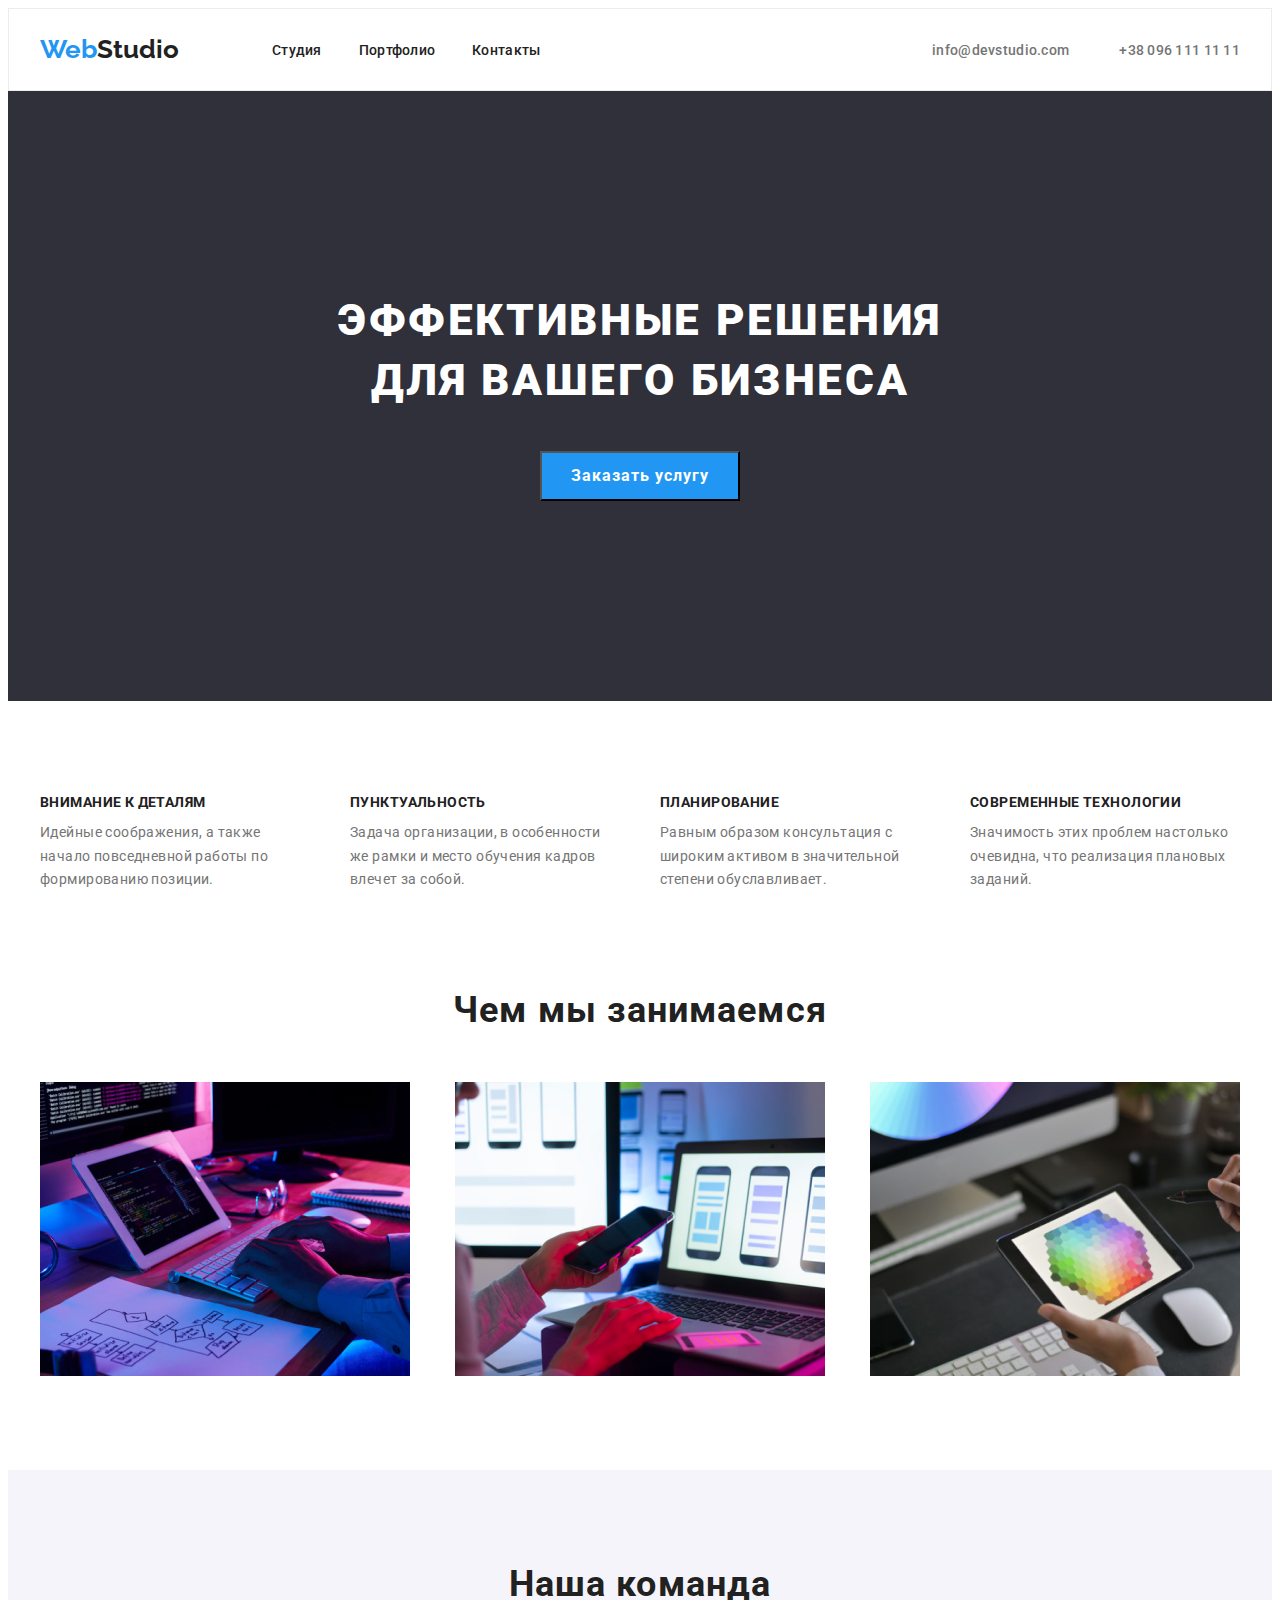
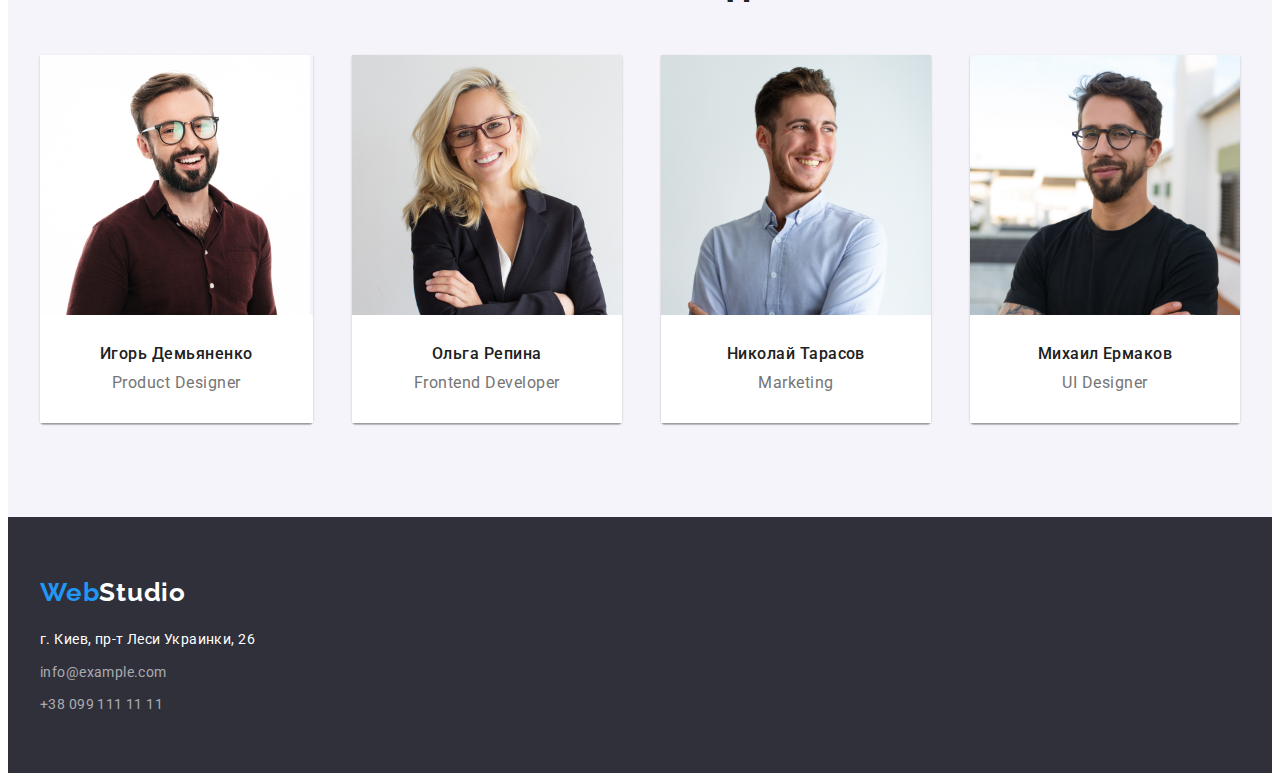
<file: index.html>
<!DOCTYPE html>
<html lang="ru">
<head>
    <meta charset="UTF-8">
    <meta http-equiv="X-UA-Compatible" content="IE=edge">
    <meta name="viewport" content="width=device-width, initial-scale=1.0">
    <title>WebStudio</title>
    <link rel="stylesheet" href="https://github.com/sindresorhus/modern-normalize/blob/main/modern-normalize.css">
    <link rel="preconnect" href="https://fonts.googleapis.com">
    <link rel="preconnect" href="https://fonts.gstatic.com" crossorigin>
    <link href="https://fonts.googleapis.com/css2?family=Raleway:wght@700&family=Roboto:wght@400;500;700;900&display=swap" rel="stylesheet">
    <link href="https://fonts.googleapis.com/css2?family=Raleway:wght@700&display=swap" rel="stylesheet">
    <link rel="stylesheet" href="style.css">

</head>
<body>
    <header class="header">
        <div class="conteiner header-conteiner">
        <nav class="heder-nav">
        <a href="index.html" class="header-logo link" lang="en">Web<span class="header-studio">Studio</span></a>
        <ul class="list header-list">
            <li class="header-item"><a href="index.html" class="header-link link">Студия</a></li>
            <li class="header-item"><a href="portfolio.html" class="header-link link">Портфолио</a></li>
            <li class="header-item"><a href="" class="header-link link">Контакты</a></li>
        </ul>
        </nav>
        <ul class="header-address list">
            <li class="header-address-item"><a href="mailto:info@devstudio.com" class="header-contacts link">info@devstudio.com</a></li>
            <li class="header-address-item"><a href="tel:+380961111111" class="header-contacts link">+38 096 111 11 11</a></li>
        </ul>
        </div>  
    </header>
    <main>
        <section class="hero">
            <div class="hero-conteiner conteiner">
                <h1 class="hero-title">Эффективные решения<br> для вашего бизнеса</h1>
                <div class="hero-btn-position">
                <button type="button" class="hero-btn">Заказать услугу</button>
              </div>
            </div>
        </section>
        <section class="about section">
            <div  class="about-conteiner conteiner">
            <h2 class="about-title">Пусто</h2>
            <ul class="about-list list">
                <li class="about-item">
                    <h3 class="about-third-title">Внимание к деталям</h3>
                    <p class="about-text">Идейные соображения, а также начало повседневной работы по формированию позиции.</p>
                </li>
                <li class="about-item">
                    <h3 class="about-third-title">Пунктуальность</h3>
                    <p class="about-text">Задача организации, в особенности же рамки и место обучения кадров влечет за собой.</p>
                </li>
                <li class="about-item">
                    <h3 class="about-third-title">Планирование</h3>
                    <p class="about-text">Равным образом консультация с широким активом в значительной степени обуславливает.</p>
                </li>
                <li class="about-item">
                    <h3 class="about-third-title">Современные технологии</h3>
                    <p class="about-text">Значимость этих проблем настолько очевидна, что реализация плановых заданий.</p>
                </li>
            </ul>
            </div>
        </section>

        <section class="reasons section">
            <div class="reasons-conteiner conteiner">
                <h2 class="reasons-title">Чем мы занимаемся</h2>
                <ul class="reasons-list list">
                    <li class="reasons-item">
                        <img src="images/koding.jpg" alt="пишем код" width="370" height="294">
                    </li>
                    <li class="reasons-item">
                        <img src="images/mobile.jpg" alt="мобильные приложение" width="370" height="294">
                    </li>
                    <li class="reasons-item">
                        <img src="images/designing.jpg" alt="разработка дизайна" width="370" height="294">
                    </li>
                </ul>
        </div>
            </section>
            <section class="masters section">
                <div class="masters-conteiner conteiner">
                    <h2 class="masters-title">Наша команда</h2>
                    <ul class="maters-list list">
                        <li class="masters-item">
                            <img src="images/designer.jpg" alt="Игорь Демьяненко" width="270" height="260">
                            <div class="masters-name">
                            <h3 class="masters-third-title">Игорь Демьяненко</h3>
                            <p class="maters-text">Product Designer</p>
                             </div>
                        </li>
                        <li class="masters-item">
                            <img src="images/developer.jpg" alt="Ольга Репина" width="270" height="260">
                            <div class="masters-name">
                            <h3 class="masters-third-title">Ольга Репина</h3>
                            <p class="maters-text">Frontend Developer</p>
                            </div>
                        </li>
                        <li class="masters-item">
                            <img src="images/marketing.jpg" alt="Николай Тарасов" width="270" height="260">
                            <div class="masters-name">
                            <h3 class="masters-third-title">Николай Тарасов</h3>
                            <p class="maters-text">Marketing</p>
                            </div>
                        </li>
                        <li class="masters-item">
                            <img src="images/uidesigner.jpg" alt="Михаил Ермаков" width="270" height="260">
                            <div class="masters-name">
                            <h3 class="masters-third-title">Михаил Ермаков</h3>
                            <p lang="en" class="maters-text">UI Designer</p>
                            </div>
                        </li>
            </ul>
        </div>
        </section>
    </main>
    <footer class="footer">
        <div class="footer-conteiner conteiner">
        <a class="footer-logo link" href="#">Web<span class="footer-studio">Studio</span></a>
        <address class="footer-address">
        <ul class="footer-address-list list">
            <li class="footer-address-item"><a class="footer-address-map link" href="https://goo.gl/maps/crR1cSMtYwbJjdkB9">г. Киев, пр-т Леси Украинки, 26</a></li>
            <li class="footer-address-item"><a class="footer-address-mail link" href="mailto:info@example.com" target="_blank">info@example.com</a></li>
            <li class="footer-address-item"><a class="footer-address-tel link" href="tel:+380991111111">+38 099 111 11 11</a></li>
        </ul> 
        </address>
        </div>
    </footer>
</body>
</html>
</file>
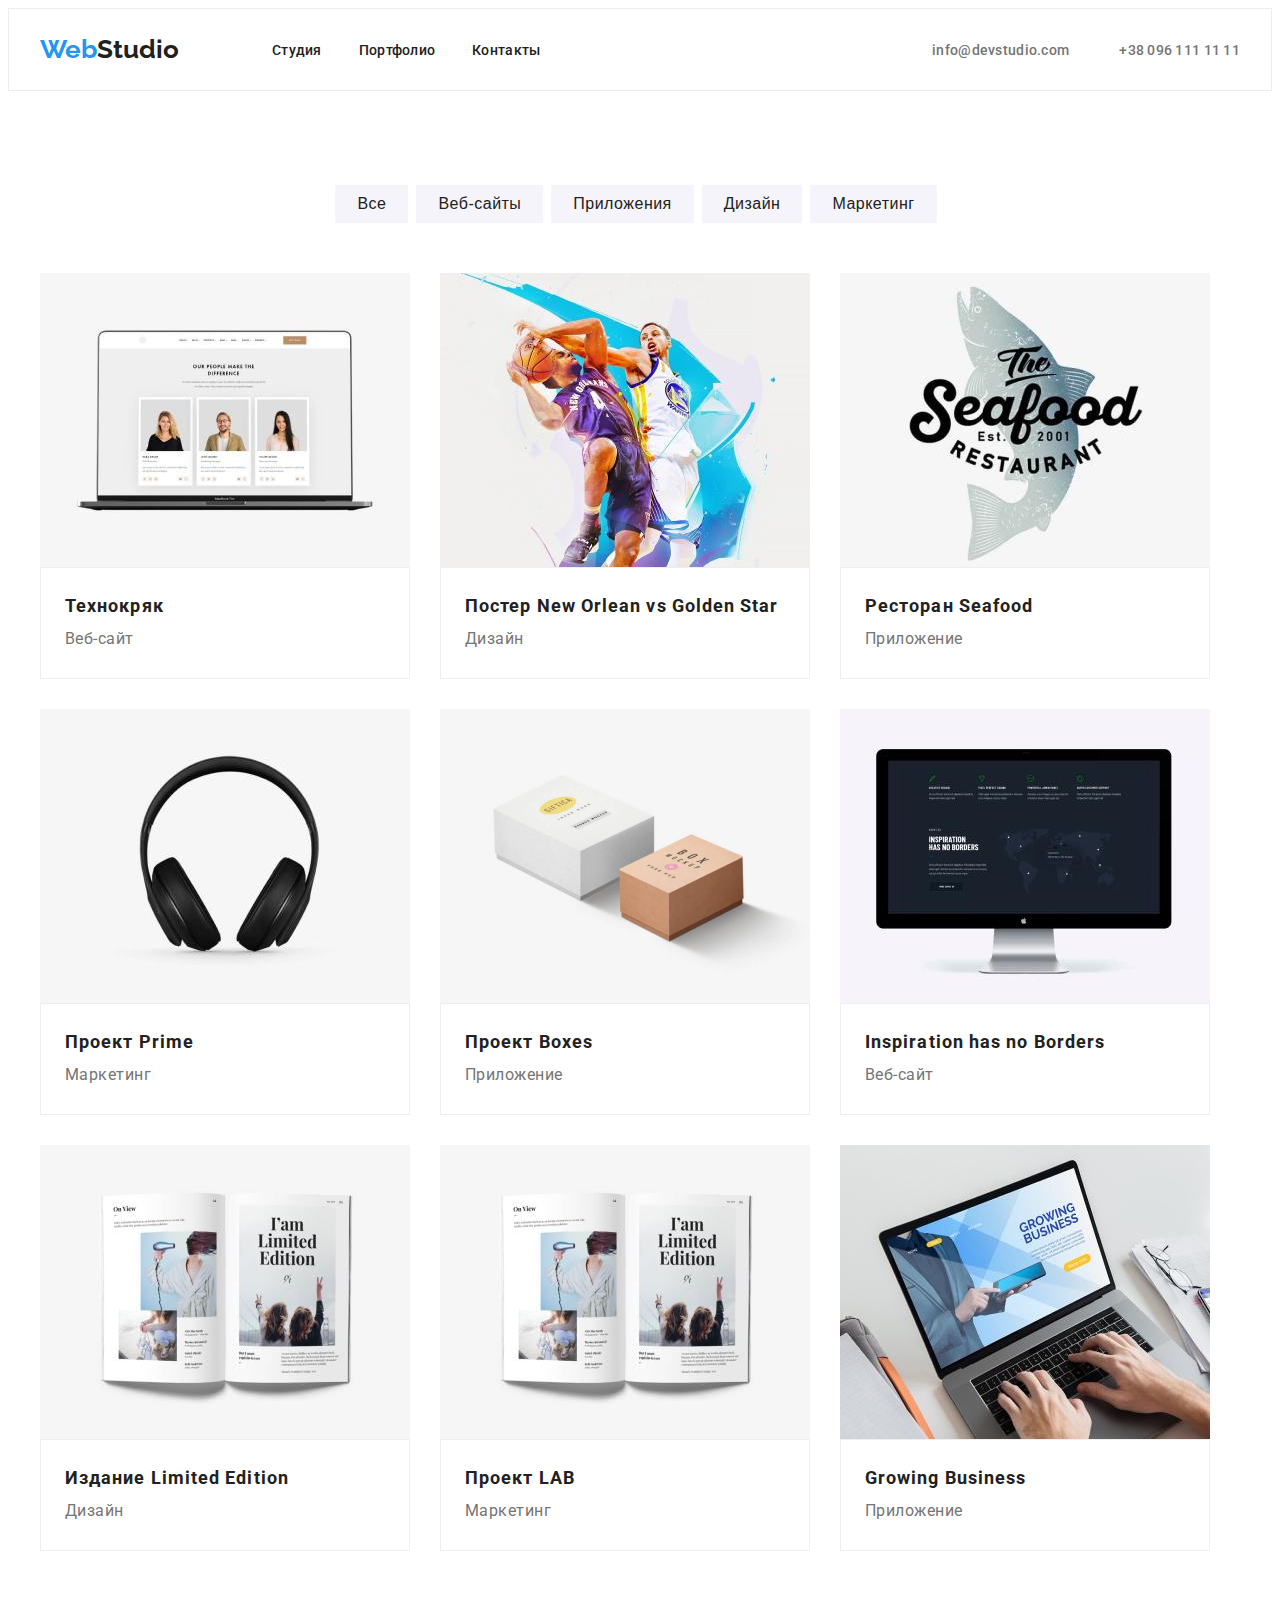
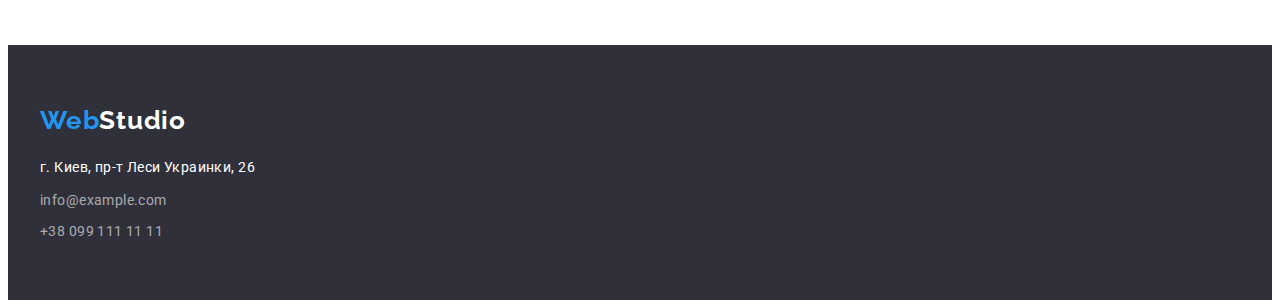
<file: portfolio.html>
<!DOCTYPE html>
<html lang="ru">
<head>
    <meta charset="UTF-8">
    <meta http-equiv="X-UA-Compatible" content="IE=edge">
    <meta name="viewport" content="width=device-width, initial-scale=1.0">
    <title>Портфолио</title>
    <link rel="preconnect" href="https://fonts.googleapis.com">
    <link rel="preconnect" href="https://fonts.gstatic.com" crossorigin>
    <link href="https://fonts.googleapis.com/css2?family=Raleway:wght@700&family=Roboto:wght@400;500;700;900&display=swap" rel="stylesheet">
    <link href="https://fonts.googleapis.com/css2?family=Raleway:wght@700&display=swap" rel="stylesheet">
    <link rel="stylesheet" href="style.css">
</head>
<body>
    <header class="header">
        <div class="conteiner header-conteiner">
        <nav class="heder-nav">
        <a href="index.html" class="header-logo link" lang="en">Web<span class="header-studio">Studio</span></a>
        <ul class="list header-list">
            <li class="header-item"><a href="index.html" class="header-link link">Студия</a></li>
            <li class="header-item"><a href="portfolio.html" class="header-link link">Портфолио</a></li>
            <li class="header-item"><a href="" class="header-link link">Контакты</a></li>
        </ul>
        </nav>
        <ul class="header-address list">
            <li class="header-address-item"><a href="mailto:info@devstudio.com" class="header-contacts link">info@devstudio.com</a></li>
            <li class="header-address-item"><a href="tel:+380961111111" class="header-contacts link">+38 096 111 11 11</a></li>
        </ul>
        </div>  
    </header>
    <main>
    <section class="content section">
        <div class="content-conteiner conteiner">
        <h1 class="content-title">Пусто</h1>
        <ul class="content-list list">
            <li class="content-item"><button class="content-btn" type="button">Все</button></li>
            <li class="content-item"><button class="content-btn" type="button">Веб-сайты</button></li>
            <li class="content-item"><button class="content-btn" type="button">Приложения</button></li>
            <li class="content-item"><button class="content-btn" type="button">Дизайн</button></li>
            <li class="content-item"><button class="content-btn" type="button">Маркетинг</button></li>
        </ul>
        <ul class="second-content list">
            <li class="second-content-item">
                <a class="second-content-link link" href="">
                    <img class="second-content-img" src="images/notebook.jpg" alt="Технокряк" width="370" height="294">
                    <div class="card-item">
                    <h2 class="second-content-title">Технокряк</h2>
                    <p class="second-content-text">Веб-сайт</p>
                    </div>
                </a>
            </li>
            <li class="second-content-item">
                <a class="second-content-link link" href="">
                    <img class="second-content-img" src="images/basket.jpg" alt="баскетбол" width="370" height="294">
                    <div class="card-item">
                    <h2 class="second-content-title">Постер New Orlean vs Golden Star</h2>
                    <p class="second-content-text">Дизайн</p>
                     </div>  
                </a>
            </li>
            <li class="second-content-item">
                <a class="second-content-link link" href="">
                    <img class="second-content-img" src="images/restoran-logo.jpg" alt="лого ресторана" width="370" height="294">
                    <div class="card-item">
                    <h2 class="second-content-title">Ресторан Seafood</h2>
                    <p class="second-content-text">Приложение</p>
                    </div>
                </a>
            </li>
            <li class="second-content-item">
                <a class="second-content-link link" href="">
                    <img class="second-content-img" src="images/naushniki.jpg" alt="наушники" width="370" height="294">
                    <div class="card-item">
                    <h2 class="second-content-title">Проект Prime</h2>
                    <p class="second-content-text">Маркетинг</p>
                    </div>
                </a>
            </li>
            <li class="second-content-item">
                <a class="second-content-link link" href="">
                    <img class="second-content-img" src="images/boxes.png" alt="короки" width="370" height="294">
                    <div class="card-item">
                    <h2 class="second-content-title">Проект Boxes</h2>
                    <p class="second-content-text">Приложение</p>
                    </div>
                </a>
            </li>
            <li class="second-content-item">
                <a class="second-content-link link" href="">
                    <img class="second-content-img" src="images/imac.jpg" alt="аймак" width="370" height="294">
                    <div class="card-item">
                    <h2 class="second-content-title" lang="en">Inspiration has no Borders</h2>
                    <p class="second-content-text">Веб-сайт</p>
                    </div>
                </a>
            </li>
            <li class="second-content-item">
                <a class="second-content-link link" href="">
                    <img class="second-content-img" src="images/book.jpg" alt="книга" width="370" height="294">
                    <div class="card-item">
                    <h2 class="second-content-title">Издание Limited Edition</h2>
                    <p class="second-content-text">Дизайн</p>
                    </div>
                </a>
            </li>
            <li class="second-content-item">
                <a class="second-content-link link" href="">
                    <img class="second-content-img" src="images/book.jpg" alt="табличка" width="370" height="294">
                    <div class="card-item">
                    <h2 class="second-content-title">Проект LAB</h2>
                    <p class="second-content-text">Маркетинг</p>
                    </div>
                </a>
            </li>
            <li class="second-content-item">
                <a class="second-content-link link" href="">
                    <img class="second-content-img" src="images/working.jpg" alt="работа за ноутбуком" width="370" height="294">
                    <div class="card-item">
                    <h2 class="second-content-title">Growing Business</h2>
                    <p class="second-content-text">Приложение</p>
                    </div>
                </a>
            </li>
        </ul>
    </div>
    </section>
</main>
<footer class="footer">
    <div class="footer-conteiner conteiner">
    <a class="footer-logo link" href="#">Web<span class="footer-studio">Studio</span></a>
    <address class="footer-address">
    <ul class="footer-address-list list">
        <li class="footer-address-item"><a class="footer-address-map link" href="https://goo.gl/maps/crR1cSMtYwbJjdkB9">г. Киев, пр-т Леси Украинки, 26</a></li>
        <li class="footer-address-item"><a class="footer-address-mail link" href="mailto:info@example.com" target="_blank">info@example.com</a></li>
        <li class="footer-address-item"><a class="footer-address-tel link" href="tel:+380991111111">+38 099 111 11 11</a></li>
    </ul> 
    </address>
    </div>
</footer>
</body>
</html>
</file>
<file: style.css>
:root {
    --main-title-color: #ffffff;
    --second-title-color: #212121;
    --first-text-color: #757575;
    --second-text-color: rgba(255, 255, 255, 0.6);
    --logo-hover-color: #2196F3;
}

body {
    font-family: 'Roboto', sans-serif;
}

h1, h2, h3, h4, h5, h6, p {
    margin: 0;
}

ul {
    margin: 0;
    padding: 0;
}

img {
    display: block;
    max-width: 100%;
    height: auto;
}
button {
    cursor: pointer;
}

.conteiner {
    width: 1200px;
    padding-left: 15px;
    padding-right: 15px;
    margin: 0 auto;
}

.section {
    padding-top: 94px;
    padding-bottom: 94px;
    justify-content: center;
}

.list {
    list-style: none;
}

.link {
    text-decoration: none;
}

.header {
    border: 1px solid #ECECEC;
}

.heder-nav {
    display: flex;
    align-items: center;
}

.header-conteiner {
    display: flex;
    align-items: center;
    justify-content: space-between;
}

.header-address {
    display: flex;
}

.header-address-item {
    margin-right: 50px;
}
.header-address-item:last-child {
    margin-right: 0;
}

.header-logo {
    color: var(--logo-hover-color);
    font-weight: bold;
    font-size: 26px;
    line-height: 1.2;
    font-family: 'raleway';
    margin-right: 93px;
    padding-top: 25px;
    padding-bottom: 25px;
}
.header-studio {
    color: var(--second-title-color);
    font-weight: bold;
    font-size: 26px;
    line-height: 1.2;
    font-family: 'raleway';
}

.header-list {
    display: flex;
}

.header-item {
    margin-right: 37px;
}

.header-item:last-child {
    margin-right: 0;
}

.header-link {
    font-weight: 500;
    font-size: 14px;
    line-height: 1.15;
    letter-spacing: 0.02em;
    color: var(--second-title-color);
}
.header-link:hover {
    color: var(--logo-hover-color);
}
.header-contacts {
    font-style: normal;
    font-weight: 500;
    font-size: 14px;
    line-height: 1.15;
    letter-spacing: 0.02em;
    color: var(--first-text-color);
}
.header-contacts:hover {
    color: var(--logo-hover-color);
}



.hero  {
    background-color: #2F303A;
    padding-top: 200px;
    padding-bottom: 200px;
}
    

.hero-title {
    font-weight: 900;
    font-size: 44px;
    line-height: 1.36;
    color: var(--main-title-color);
    text-align: center;
    letter-spacing: 0.06em;
    text-transform: uppercase;
    padding-bottom: 40px;
}


.hero-btn {
    font-family: Roboto;
    font-weight: bold;
    font-size: 16px;
    line-height: 1.9;
    text-align: center;
    letter-spacing: 0.06em;
    display: flex;
    align-items: center;
    color: var(--main-title-color);
    background-color: #2196F3;
    width: 200px;
    height: 50px;
    justify-content: center;
    margin: auto;
}



.about {
    padding-bottom: 0;
}

.about-title {
    display: none;
}

.about-list {
    display: flex;
    margin: 0 auto;
    justify-content: space-between;
}


.about-third-title {
    font-weight: bold;
    font-size: 14px;
    line-height: 1.14;
    letter-spacing: 0.03em;
    text-transform: uppercase;
    color: var(--second-title-color);
}

.about-text {
    font-weight: normal;
    font-size: 14px;
    line-height: 1.7;
    letter-spacing: 0.03em;
    color: var(--first-text-color);
    margin-top: 10px;
    width: 270px;
    height: 75px;
}

.reasons-title {
    font-weight: bold;
    font-size: 36px;
    line-height: 1.16;
    text-align: center;
    letter-spacing: 0.03em;
    color: var(--second-title-color);
}

.reasons-list {
    display: flex;
    margin-top: 50px;
    justify-content: space-between;
}


.masters {
    background-color: #F5F4FA;;
}


.masters-title {
    font-weight: bold;
    font-size: 36px;
    line-height: 1.16;
    text-align: center;
    letter-spacing: 0.03em;
    color: var(--second-title-color);
}

.maters-list {
    display: flex;
    margin-top: 50px;
    justify-content: center;
    justify-content: space-between;
}

.masters-item {
    box-shadow: 0px 1px 3px rgba(0, 0, 0, 0.12), 0px 1px 1px rgba(0, 0, 0, 0.14), 0px 2px 1px rgba(0, 0, 0, 0.2);
border-radius: 0px 0px 4px 4px;
}


.masters-name {
    padding: 30px 60px 30px 60px;
    background-color: var(--main-title-color);
}

.masters-third-title {
    font-weight: 500;
    font-size: 16px;
    line-height: 1.18;
    text-align: center;
    letter-spacing: 0.03em;
    color: var(--second-title-color);

}

.maters-text {
    font-weight: normal;
    font-size: 16px;
    line-height: 1.18;
    text-align: center;
    letter-spacing: 0.03em;
    color: var(--first-text-color);
    padding-top: 10px;
}





.footer {
    background-color: #2F303A;
    padding-top: 60px;
    padding-bottom: 60px;
}
.footer-conteiner {
    justify-content: center;
   
}

.footer-logo {
    font-family: Raleway;
    font-weight: bold;
    font-size: 26px;
    line-height: 1.19;
    letter-spacing: 0.03em;
    color: var(--logo-hover-color);
    }

.footer-studio {
    font-family: Raleway;
    font-weight: bold;
    font-size: 26px;
    line-height: 1.19;
    letter-spacing: 0.03em;
    color: var(--main-title-color)
}

.footer-address-list {
    margin-top: 20px;
}

.footer-address-item {
    margin-bottom: 9px;
}
.footer-address-item:last-child {
    margin-bottom: 0;
}

.footer-address-map {
    font-weight: normal;
    font-style: normal;
    font-size: 14px;
    line-height: 1.7;
    letter-spacing: 0.03em;
    color: var(--main-title-color);
}
.footer-address-map:hover {
    color: var(--main-title-color);
}

.footer-address-mail {
    font-weight: normal;
    font-style: normal;
    font-size: 14px;
    line-height: 1.7;
    letter-spacing: 0.03em;
    color: rgba(255, 255, 255, 0.6);
}
.footer-address-mail:hover {
    color: var(--main-title-color);
}

.footer-address-tel {
    font-weight: normal;
    font-style: normal;
    font-size: 14px;
    line-height: 1,7;
    letter-spacing: 0.03em;
    color:rgba(255, 255, 255, 0.6);
}
.footer-address-tel:hover {
    color: var(--main-title-color);
}


/*portfolio*/


.content-title {
    display: none;
}

.content-list {
    display: flex;
    justify-content: center;
    margin-bottom: 50px;
}

.content-item {
    margin-right: 8px;
}
..content-item:last-child {
    margin-right: 0;
}
.content-btn {
    font-weight: 500;
    font-size: 16px;
    line-height: 1.6;
    text-align: center;
    letter-spacing: 0.03em;
    color: var(--second-title-color);
    background-color: #F5F4FA;
    border: none;
    padding: 6px 22px 6px 22px;
}
.content-btn:hover {
    color: var(--main-title-color);
    background-color: var(--logo-hover-color);
}

.second-content {
    display: flex;
    flex-wrap: wrap;
    margin-top: -30px;
    margin-right: -30px;
}

.second-content-item {
    margin-right: 30px;
    margin-top: 30px;
}
.second-content-item:last-child {
    margin-right: 0;
}

.second-content-title {
    font-weight: bold;
    font-size: 18px;
    line-height: 2;
    letter-spacing: 0.06em;
    color: var(--second-title-color);
    }

.second-content-text {
    font-weight: normal;
    font-size: 16px;
    line-height: 30px;
    letter-spacing: 0.03em;
    color: var(--first-text-color);
    margin-bottom: 4px;
}

.card-item {
    padding: 20px 24px 20px 24px;
    border: 1px solid #EEEEEE;
}
</file>
